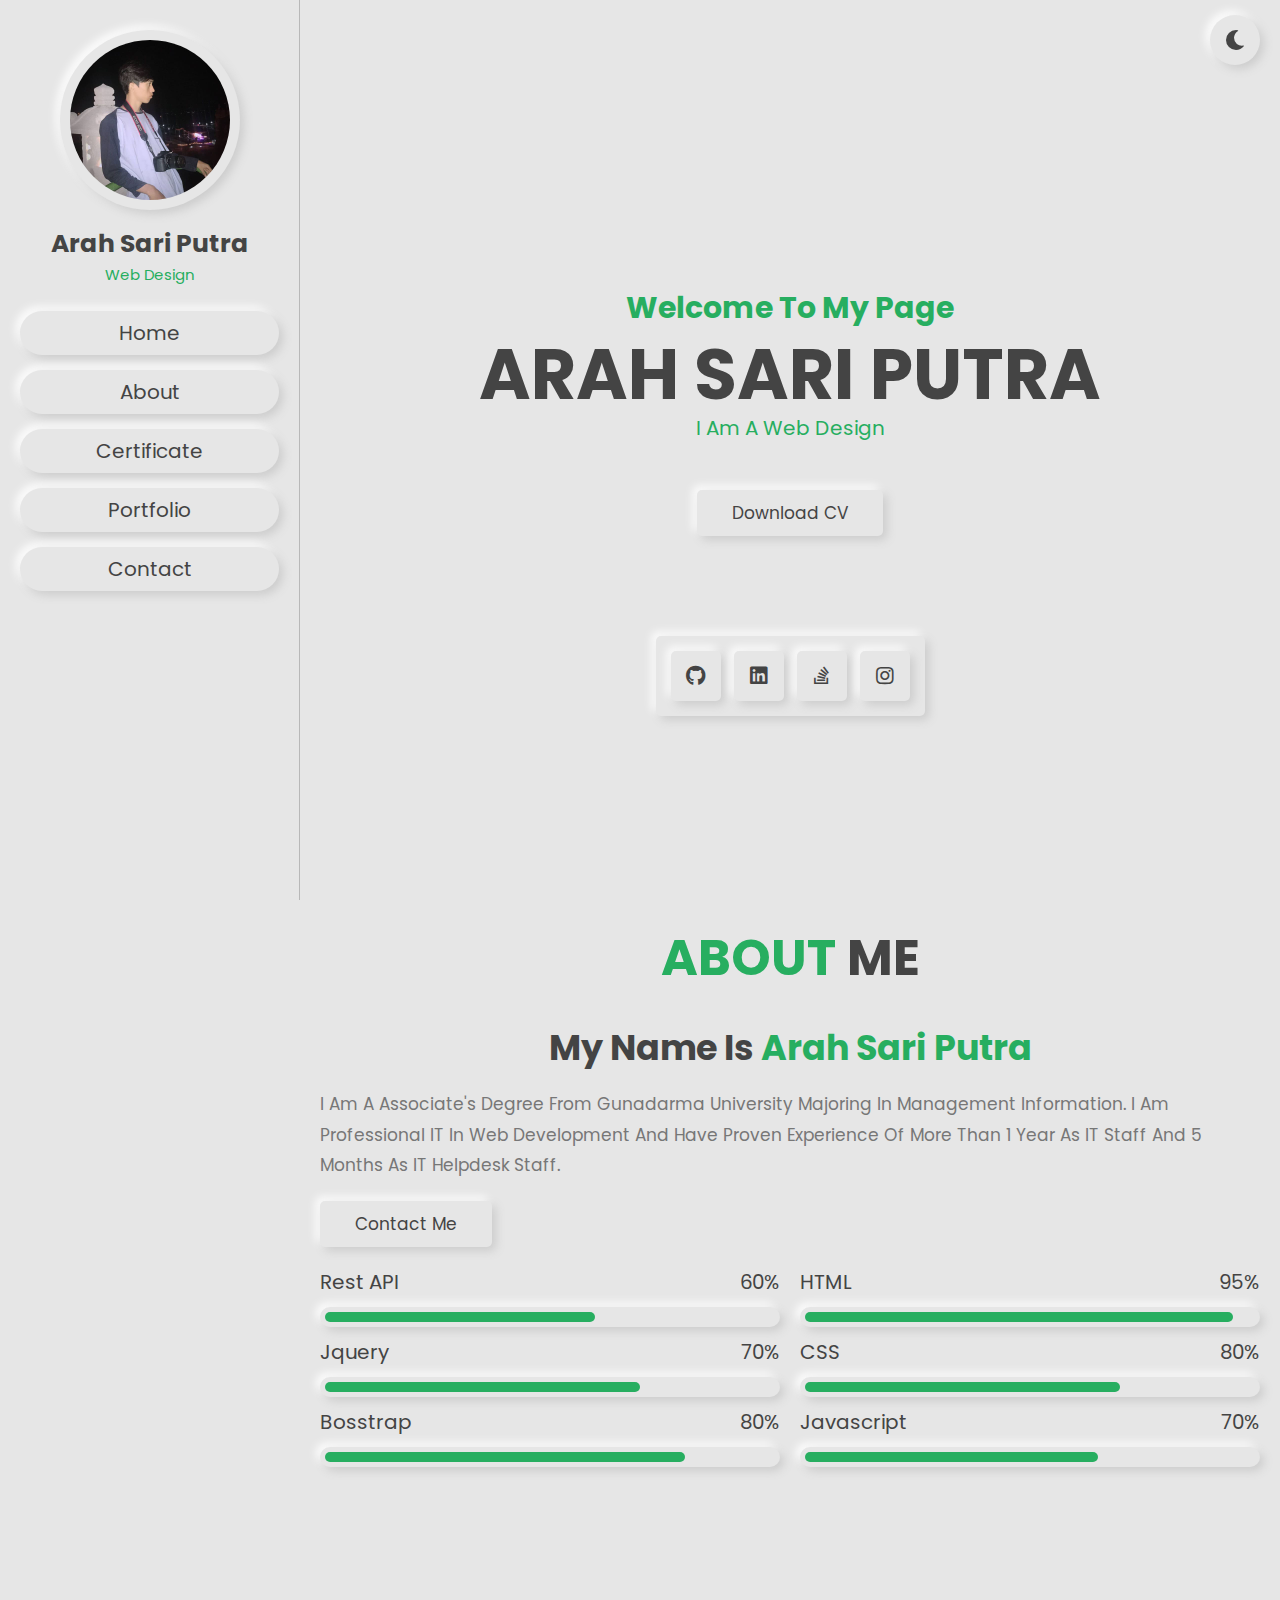
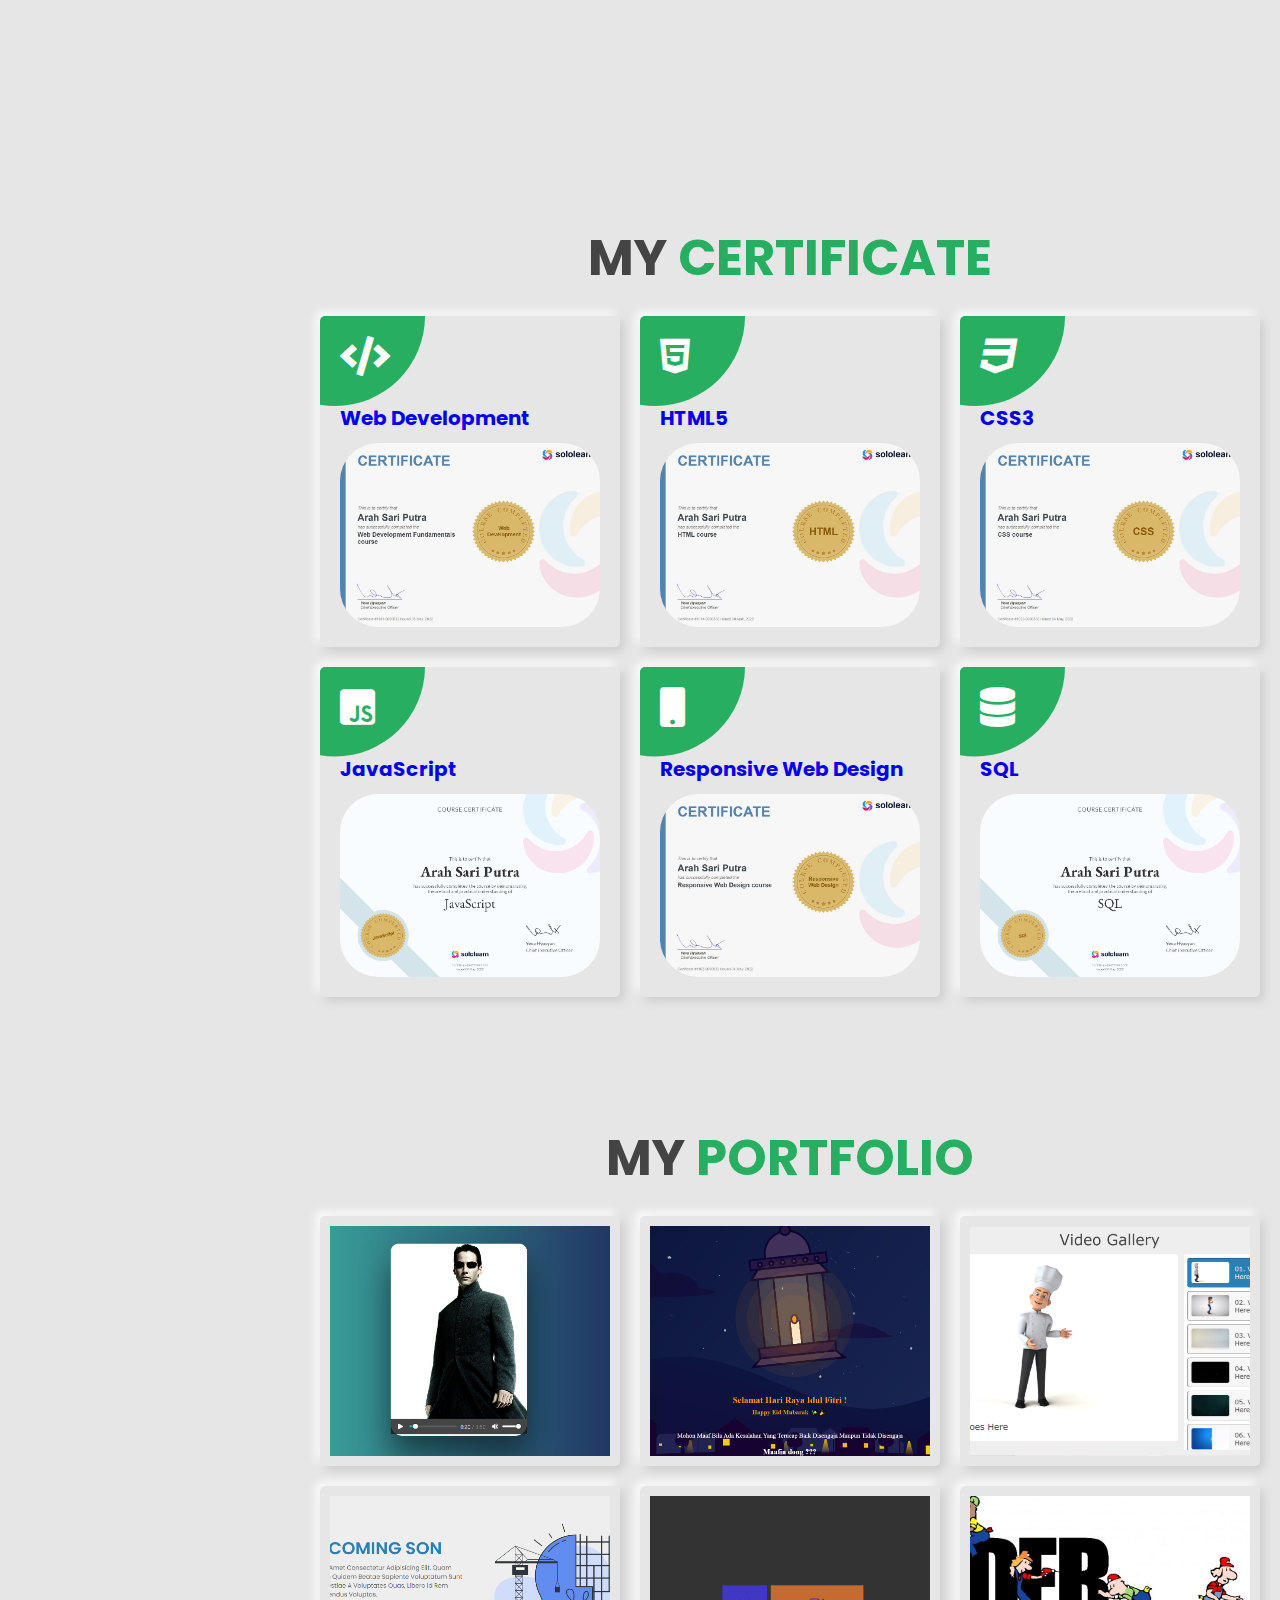
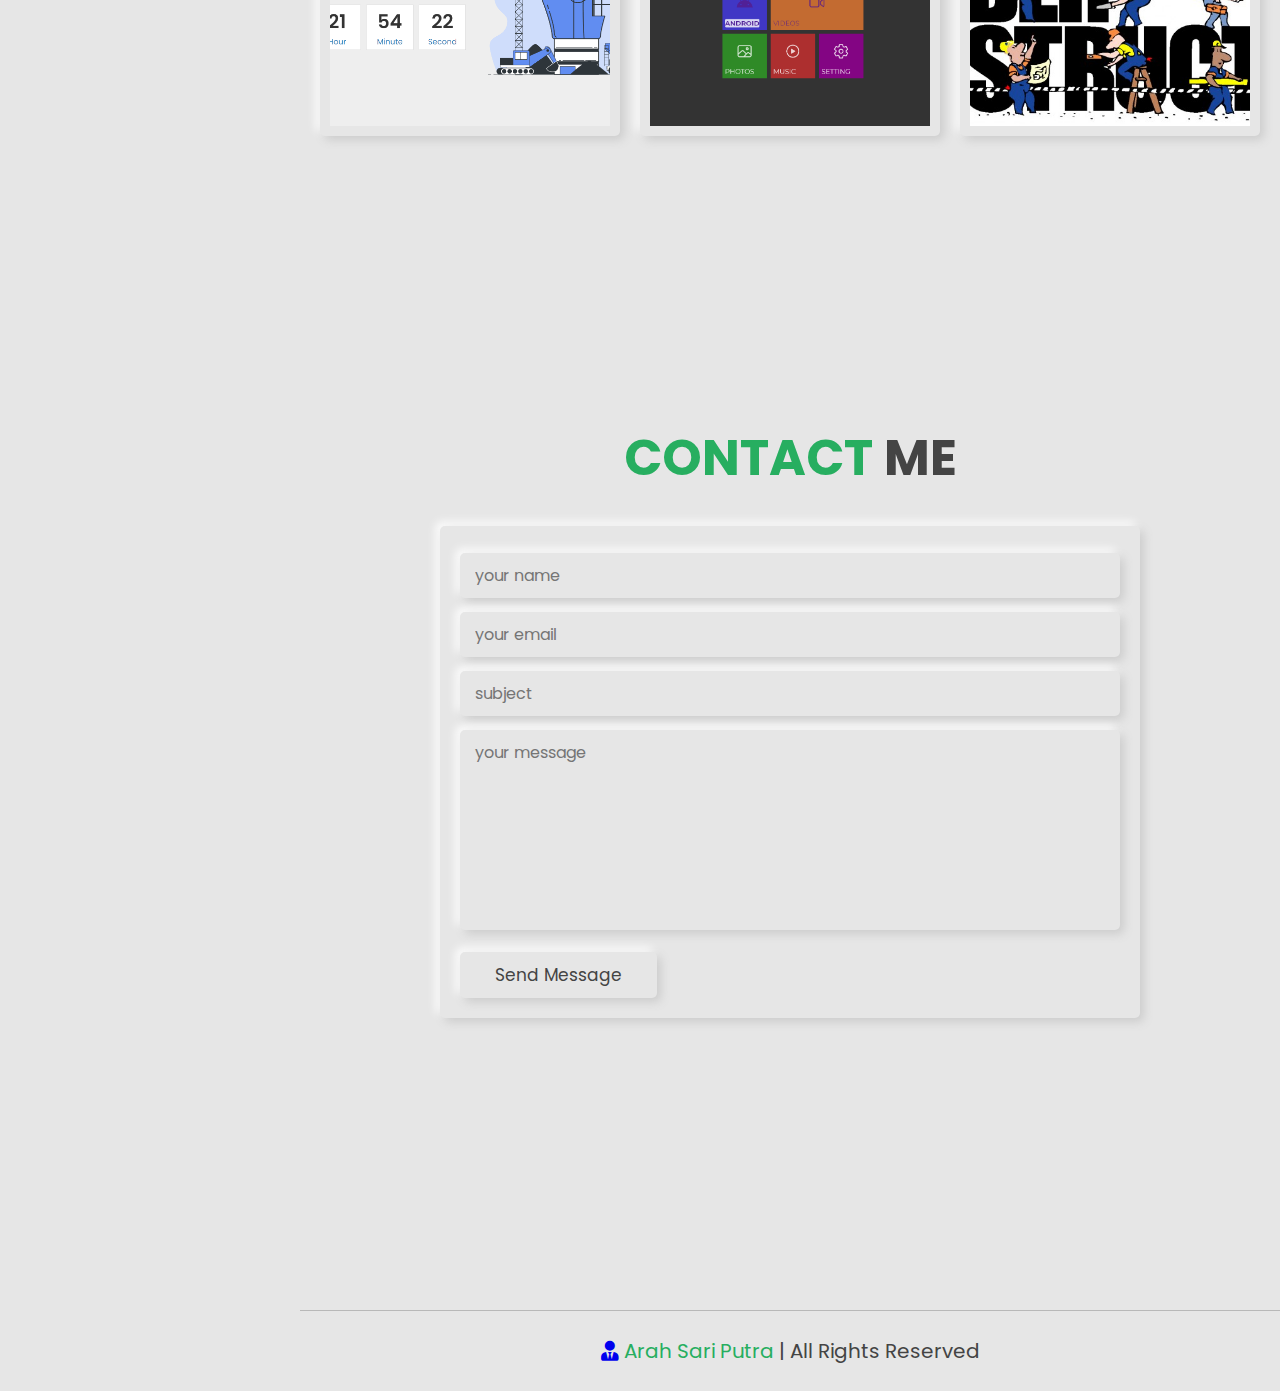
<file: index.html>
<!DOCTYPE html>
<html lang="en">
<head>
    <meta charset="UTF-8">
    <meta http-equiv="X-UA-Compatible" content="IE=edge">
    <meta name="viewport" content="width=device-width, initial-scale=1.0">
    <title>Arah CV</title>
    <link rel="icon" type="image/x-icon" href="image/cartoonn.ico">
    <!-- font awesome cdn link  -->
    <link rel="stylesheet" href="https://cdnjs.cloudflare.com/ajax/libs/font-awesome/5.15.4/css/all.min.css">
    <!-- custom css file link  -->
    <link rel="stylesheet" href="css/style.css">
    <script src="https://smtpjs.com/v3/smtp.js"></script>
</head>
<body>
    
<!-- header section starts  -->

<header class="header">

    <div class="user">
        <img src="image/me.jpeg" alt="">
        <h3>Arah Sari Putra</h3>
        <p>Web Design</p>
    </div>

    <nav class="navbar">
        <a href="#home">home</a>
        <a href="#about">about</a>
        <a href="#services">certificate</a>
        <a href="#portfolio">portfolio</a>
        <a href="#contact">contact</a>
    </nav>

</header>

<!-- header section ends -->

<div id="menu-btn" class="fas fa-bars"></div>

<!-- theme toggler  -->

<div id="theme-toggler" class="fas fa-moon"></div>

<!-- home section starts  -->

<section class="home" id="home">

    <div class="content">
        <p style="font-size: 3rem;"><b>Welcome To My Page</b></p>
        <h3>Arah Sari Putra</h3>
        <p>i am a web Design</p>
        <br><br>
        <a href="file/ArahSP_Front-end-CV.pdf" class="btn" download="">download CV</a>
    </div>

    <div class="share">
        <a href="https://github.com/arahsariputra" class="fab fa-github"></a>
        <a href="https://www.linkedin.com/in/arah-sari-putra-3283421b4/" class="fab fa-linkedin"></a>
        <a href="https://stackoverflow.com/users/19067359/arah-sari-putra" class="fab fa-stack-overflow"></a>
        <a href="https://www.instagram.com/arah_sari/" class="fab fa-instagram"></a>
    </div>

</section>

<!-- home section ends -->

<!-- about section starts  -->

<section class="about" id="about">

    <h1 class="heading"> <span>about</span> me </h1>

    <div class="row">

        
        <div class="content">
            <h3>my name is <span>Arah Sari Putra</span></h3>
            <p>I am a Associate's Degree from Gunadarma University majoring in Management Information. I am professional IT in web development and have proven experience of more than 1 year as IT staff and 5 months as IT helpdesk staff.</p>
            <a href="https://api.whatsapp.com/send?phone=6288212843490" class="btn">contact me</a>
        </div>

    </div>

    <div class="row">

        <div class="progress">
            <h3> Rest API <span>60%</span> </h3>
            <div class="bar bar-1-1"><span></span></div>
            <h3> Jquery <span>70%</span> </h3>
            <div class="bar bar-1-2"><span></span></div>
            <h3> Bosstrap <span>80%</span> </h3>
            <div class="bar bar-1-3"><span></span></div>
        </div>

        <div class="progress">
            <h3> HTML <span>95%</span> </h3>
            <div class="bar bar-2-1"><span></span></div>
            <h3> CSS <span>80%</span> </h3>
            <div class="bar bar-2-2"><span></span></div>
            <h3> javascript <span>70%</span> </h3>
            <div class="bar bar-2-3"><span></span></div>
        </div>

    </div>

</section>

<!-- about section ends -->

<!-- services section starts  -->

<section class="services" id="services">

    <h1 class="heading"> my <span>certificate</span> </h1>

    <div class="box-container">

        <div class="box">
            <a href="image/certificate/Web Development Fundamental.jpg">
                <i class="fas fa-code"></i>
                <h3>web Development</h3>
                <img src="image/certificate/Web Development Fundamental.jpg">
            </a>
        </div>

        <div class="box">
            <a href="image/certificate/HTML.jpg">
                <i class="fab fa-html5"></i>
                <h3>HTML5</h3>
                <img src="image/certificate/HTML.jpg">
                </a>
        </div>

        <div class="box">
            <a href="image/certificate/CSS.jpg">
                <i class="fab fa-css3"></i>
                <h3>CSS3</h3>
                <img src="image/certificate/CSS.jpg">
            </a>
        </div>

        <div class="box">
            <a href="image/certificate/JavaScript.png">
                <i class="fab fa-js-square"></i>
                <h3>JavaScript</h3>
                <img src="image/certificate/JavaScript.png">    
            </a>
        </div>

        <div class="box">
            <a href="image/certificate/Responsive Web Design.jpg">
                <i class="fas fa-mobile"></i>
                <h3>Responsive Web Design</h3>
                <img src="image/certificate/Responsive Web Design.jpg">    
            </a>
        </div>

        <div class="box">
            <a href="image/certificate/SQL.png">
                <i class="fas fa-database"></i>
                <h3>SQL</h3>
                <img src="image/certificate/SQL.png">
            </a>
        </div>

    </div>

</section>

<!-- services section ends -->

<!-- portfolio section starts  -->

<section class="portfolio" id="portfolio">

    <h1 class="heading"> my <span>portfolio</span> </h1>

    <div class="box-container">

        <div class="box">
            <a href="portofolio/porto01/card/">
            <img src="image/portofolio/porto01.png" alt="">
            <div class="content">
                <h3>project 01</h3>
            </div>
        </a>
        </div>

        <div class="box">
            <a href="portofolio/porto02/IdulFitri2022-Main/">
            <img src="image/portofolio/porto02.png" alt="">
            <div class="content">
                <h3>project 02</h3>
            </div>
        </a>
        </div>

        <div class="box">
            <a href="portofolio/porto03/playlist-video/">
            <img src="image/portofolio/porto03.png" alt="">
            <div class="content">
                <h3>project 03</h3>
            </div>
        </a>
        </div>

        <div class="box">
            <a href="portofolio/porto04/jam/">
            <img src="image/portofolio/porto04.png" alt="">
            <div class="content">
                <h3>project 04</h3>
            </div>
        </a>
        </div>

        <div class="box">
            <a href="portofolio/porto05/metro/">
            <img src="image/portofolio/porto05.png" alt="">
            <div class="content">
                <h3>project 05</h3>
            </div>
        </a>
        </div>

        <div class="box">
            <a href="portofolio/porto06/">
            <img src="portofolio/porto06/construktor.jpg" alt="">
            <div class="content">
                <h3>project 06</h3>
            </div>
        </a>
        </div>

    </div>

</section>

<!-- portfolio section ends -->

<!-- contact section starts -->

<section class="contact" id="contact">

    <h1 class="heading"> <span>contact</span> me </h1>

    <form class="contact_form" action="#">
        <input type="text" placeholder="your name" class="name">
        <input type="email" placeholder="your email" class="email">
        <input type="text" placeholder="subject" class="subject">
        <textarea name="msg" class="box" placeholder="your message" id="" cols="30" rows="10"></textarea>
        <input type="submit" value="send message" class="btn">
    </form>

</section>

<!-- contact section ends -->

<div class="credits"> <a href="https://api.whatsapp.com/send?phone=6288212843490"  class="fa fa-user-tie"></a><span>  </span><span> Arah Sari Putra</span> | all rights reserved </div>













<!-- custom js file link  -->
<script src="js/script.js"></script>

<!-- <script>
    let   recipientForm = document.getElementById("contact_form");
    //function to send  the message when click on button send
    function handleSubmit = (e) => {
        e.preventDefault();
        const formData = new formData(recipientForm);
            name = documentSelector('.name'),
            email = documentSelector('.email'),
            subject = documentSelector('.subject'),
            msg = documentSelector('.msg');
        const recipient = Object.fromEntries(formData.entries()).email;

// function send email
Email.send({
    Host : "smtp.gmail.com",
    Username : "arahsari@gmail.com",
    Password : "arahsariputra01021996",
    // SecureToken : "12FEFBEC3AEAA55242FDB24E14899E9AAAC9",
    To : recipient,
    From : email.value,
    Subject : "Contact Form",
    Body : msg.value
}).then(
  message => alert(message)
);

    }

    recipientForm.addEventListener('submit', handleSubmit);
</script> -->
<script>
    let recipientForm = document.getElementById("form");
    const handleSubmit = (e) => {
        e.preventDefault();
        const formData = new FormData(recipientForm);
        const recipient = Object.fromEntries(formData.entries()).email;

        //Send Email
        Email.send({
            Host: "smtp.gmail.com",
            Username: "arahsari@gmail.com", //your email address
            Password: "arahsariputra01021996", //your email password
            To: recipient,
            From: "example@gmail.com",
            Subject: "Here's your Emoji!",
            Body: "❤️"
        }).then(
            message => alert(message)
        );
    }
    recipientForm.addEventListener("submit", handleSubmit);

</script>
</body>
</html>
</file>
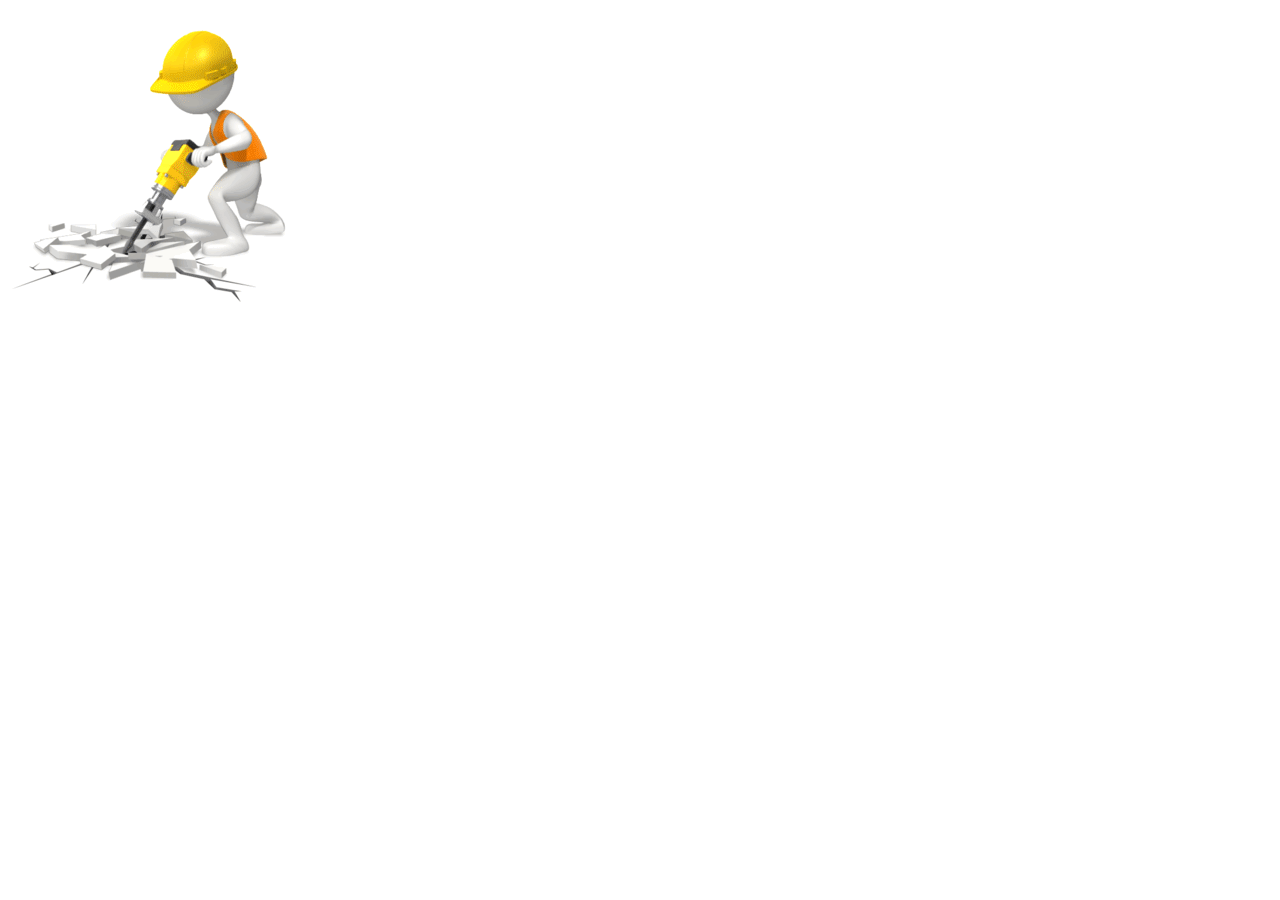
<file: portofolio/porto06/index.html>
<!DOCTYPE html>
<html lang="en">
<head>
    <meta charset="UTF-8">
    <meta http-equiv="X-UA-Compatible" content="IE=edge">
    <meta name="viewport" content="width=device-width, initial-scale=1.0">
    <title>Web Page Construktor</title>
</head>
<body>
    <div class="container">
    <img src="construction.gif">
</div>
</body>
</html>
</file>
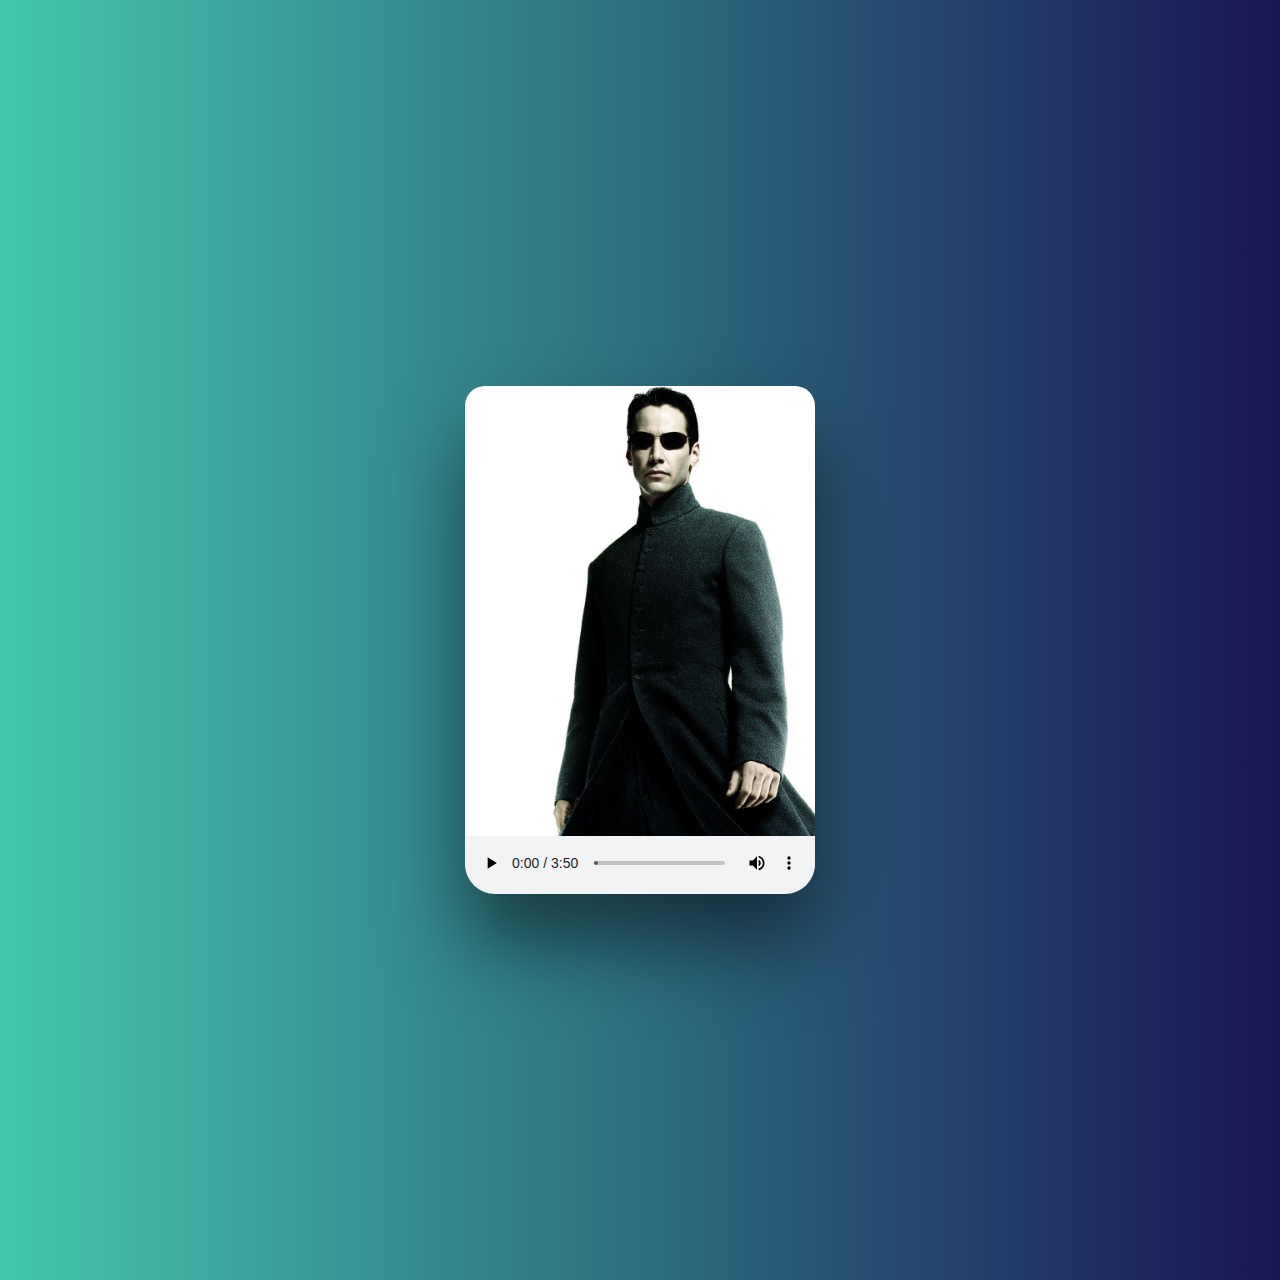
<file: portofolio/porto01/card/index.html>
<!DOCTYPE html>
<html lang="en">
<head>
    <meta charset="UTF-8">
    <meta http-equiv="X-UA-Compatible" content="IE=edge">
    <meta name="viewport" content="width=device-width, initial-scale=1.0">
    <title>MusicS</title>
    <link rel="stylesheet" href="style.css">
</head>
<body>
    <div class="player">
        <div class="imgbox">
            <img src="matrix.jpg" alt="">
        </div>
        <audio src="Warriyo - Mortals (feat. Laura Brehm) [NCS Release].mp3" type="audio/mp3" controls></audio>
    </div>
</body>
</html>
</file>
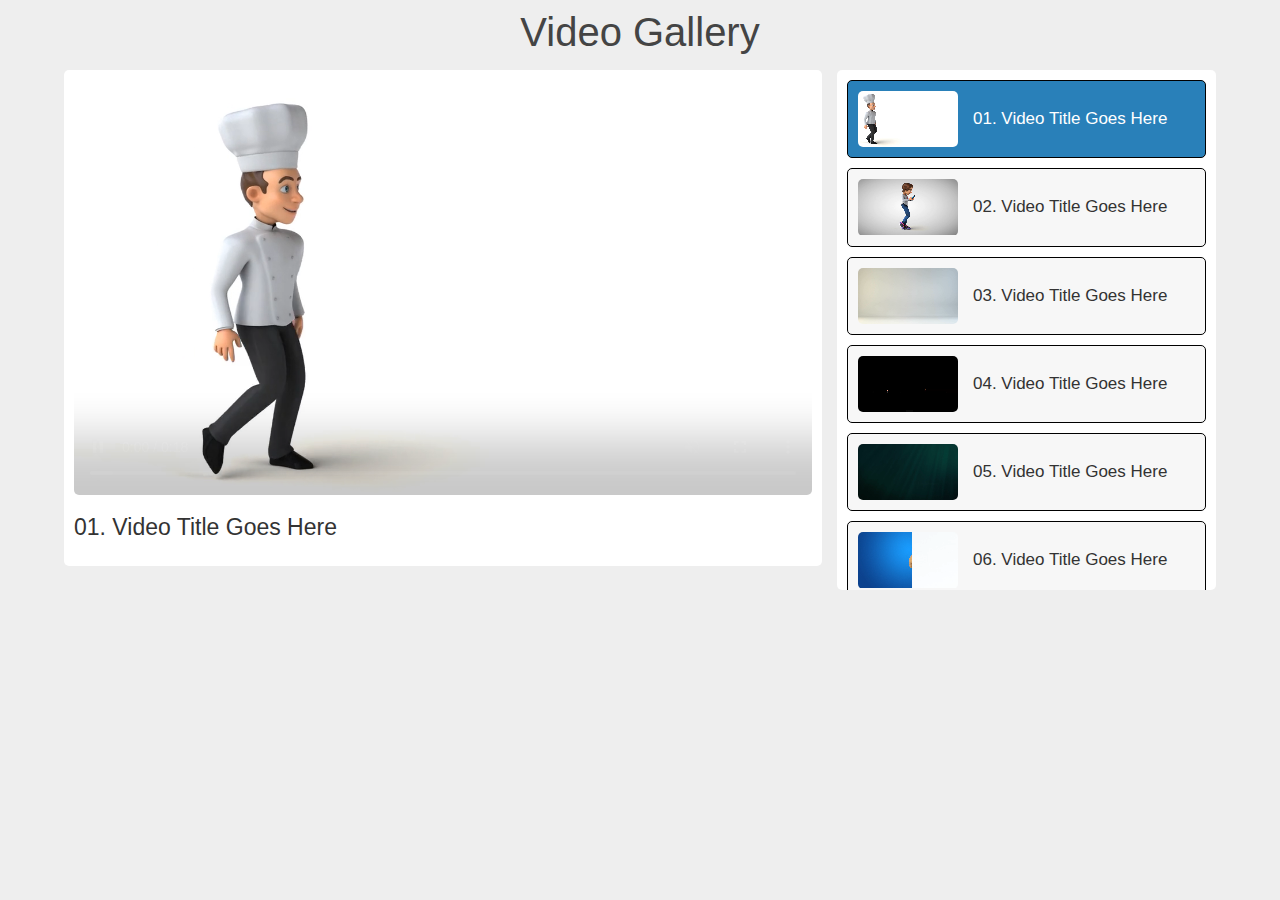
<file: portofolio/porto03/playlist-video/index.html>
<!DOCTYPE html>
<html lang="en">
<head>
    <meta charset="UTF-8">
    <meta http-equiv="X-UA-Compatible" content="IE=edge">
    <meta name="viewport" content="width=device-width, initial-scale=1.0">
    <!-- custom css file link -->
    <link rel="stylesheet" href="css/style.css">
</head>
<body>
    
    <h3 class="heading">video gallery</h3>

<div class="container">

    <div class="main-video">
        <div class="video">
        <video src="images/vid-1.mp4" controls muted autoplay></video>
            <h3 class="title">01. video title goes here</h3>
        </div>
    </div>

    <div class="video-list">
        <div class="vid active">
        <video src="images/vid-1.mp4" muted></video>
            <h3 class="title">01. video title goes here</h3>
        </div>

        <div class="vid">
            <video src="images/vid-2.mp4" muted></video>
            <h3 class="title">02. video title goes here</h3>
        </div>

        <div class="vid">
            <video src="images/vid-3.mp4" muted></video>
            <h3 class="title">03. video title goes here</h3>
        </div>

        <div class="vid">
            <video src="images/vid-4.mp4" muted></video>
            <h3 class="title">04. video title goes here</h3>
        </div>

        <div class="vid">
            <video src="images/vid-5.mp4" muted></video>
            <h3 class="title">05. video title goes here</h3>
        </div>

        <div class="vid">
            <video src="images/vid-6.mp4" muted></video>
            <h3 class="title">06. video title goes here</h3>
        </div>

        <div class="vid">
            <video src="images/vid-7.mp4" muted></video>
            <h3 class="title">07. video title goes here</h3>
        </div>

        <div class="vid">
            <video src="images/vid-8.mp4" muted></video>
            <h3 class="title">08. video title goes here</h3>
        </div>
       </div>         
</div>

<script>

let listVideo = document.querySelectorAll('.video-list .vid');
let mainVideo = document.querySelector('.main-video video');
let title = document.querySelector('.main-video .title');

listVideo.forEach(video =>{
    video.onclick = () =>{
        listVideo.forEach(vid => vid.classList.remove('active'));
        video.classList.add('active');
        if(video.classList.contains('active')){
            let src = video.children[0].getAttribute('src');
            mainVideo.src = src;
            let text = video.children[1].innerHTML;
            title.innerHTML = text;
        };
    };
});

</script>

</body>
</html>
</file>
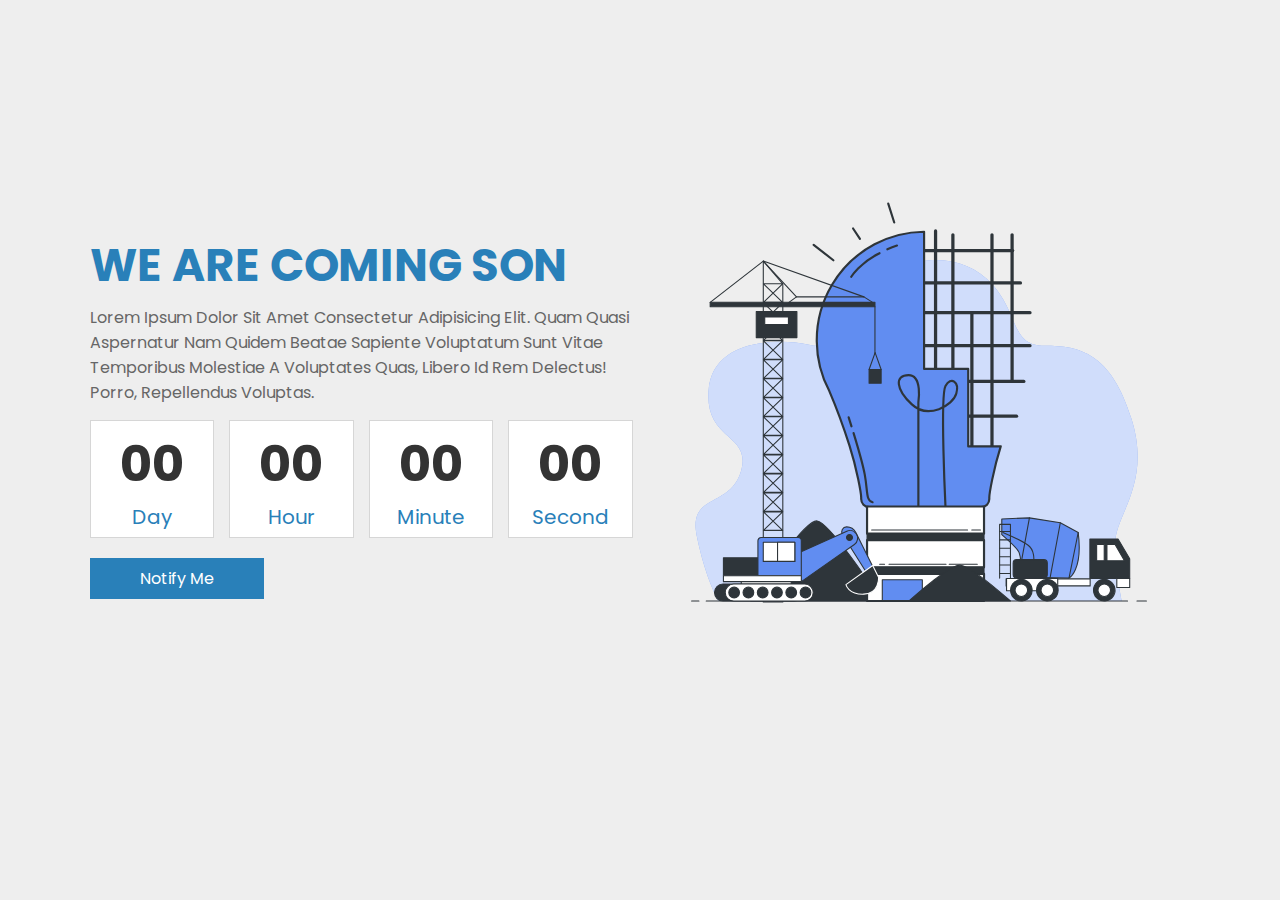
<file: portofolio/porto04/jam/index.html>
<!DOCTYPE html>
<html lang="en">
<head>
    <meta charset="UTF-8">
    <meta http-equiv="X-UA-Compatible" content="IE=edge">
    <meta name="viewport" content="width=device-width, initial-scale=1.0">
    <title>Document</title>
    <link rel="stylesheet" href="style.css">
</head>
<body>

    <div class="container">

        <div class="content">
            <h3 class="title">we are coming son</h3>
            <p>Lorem ipsum dolor sit amet consectetur adipisicing elit. 
            Quam quasi aspernatur nam quidem beatae sapiente voluptatum sunt vitae temporibus
             molestiae a voluptates quas, libero id rem delectus! Porro, repellendus voluptas.</p>
             <div class="count-down">
                 <div class="box">
                     <h3 id="day">00</h3>
                     <span>day</span>
                 </div> 
                 <div class="box">
                    <h3 id="hour">00</h3>
                    <span>hour</span>
                </div>
                <div class="box">
                    <h3 id="minute">00</h3>
                    <span>minute</span>
                </div>
                <div class="box">
                    <h3 id="second">00</h3>
                    <span>second</span>
                </div>
             </div>
             <a href="https://api.whatsapp.com/send?phone=6288212843490" class="btn">notify me</a>
        </div>

        <div class="image">
            <img src="images/img.svg" alt="">
        </div>

    </div>

    <script>

    let countDate = new Date('jun 17, 2022 00:00:00').getTime();

    function countDown(){

        let now = new Date().getTime();
        gap = countDate - now;

        let second = 1000;
        let minute = second * 60;
        let hour = minute * 60;
        let day = hour * 24;

        let d =Math.floor(gap / (day));
        let h =Math.floor((gap % (day)) / (hour));
        let m =Math.floor((gap % (hour)) / (minute));
        let s =Math.floor((gap % (minute)) / (second));

        document.getElementById('day').innerText = d;
        document.getElementById('hour').innerText = h;
        document.getElementById('minute').innerText = m;
        document.getElementById('second').innerText = s;

    }

    setInterval(function(){
        countDown();
    },1000)

    </script>
    
</body>
</html>
</file>
<file: css/style.css>
@import url('https://fonts.googleapis.com/css2?family=Poppins:wght@100;200;300;400;500;600;700&display=swap');

:root{
    --green:#27ae60;
    --black:#444;
    --light-color:#777;
    --bg-color:#e6e6e6;
    --border:.1rem solid rgba(0,0,0,.2);
    --box-shadow:.4rem .4rem 1rem #ccc,
                -.4rem -.4rem 1rem #fff;
    --box-shadow-inset:.4rem .4rem 1rem #ccc inset,
                      -.4rem -.4rem 1rem #fff inset;
}

*{
    font-family: 'Poppins', sans-serif;
    margin:0; padding:0;
    box-sizing: border-box;
    outline: none; border:none;
    text-decoration: none;
    text-transform: capitalize;
    transition: .2s linear;
}

html{
    font-size: 62.5%;
    overflow-x: hidden;
    scroll-behavior: smooth;
}

body{
    background: var(--bg-color);
    padding-left: 30rem;
}

body.active{
    --black:#fff;
    --light-color:#ddd;
    --bg-color:#222;
    --border:.1rem solid rgba(0,0,0,.4);
    --box-shadow:.4rem .4rem 1rem #111,
                -.4rem -.4rem 1rem #333;
    --box-shadow-inset:.4rem .4rem 1rem #111 inset,
                      -.4rem -.4rem 1rem #333 inset;
}

section{
    min-height: 100vh;
    padding:2rem;
}

.btn{
    margin-top: 1rem;
    display: inline-block;
    padding:1rem 3.5rem;
    border-radius: .5rem;
    font-size: 1.7rem;
    cursor: pointer;
    background: none;
    color:var(--black);
    box-shadow: var(--box-shadow);
}

.btn:hover{
    box-shadow: var(--box-shadow-inset);
    color:var(--green);
}

.heading{
    text-align: center;
    font-size: 5rem;
    color:var(--black);
    text-transform: uppercase;
    padding-bottom: 2rem;
}

.heading span{
    color:var(--green);
    text-transform: uppercase;
}

.header{
    position: fixed;
    top:0; left: 0;
    z-index: 999;
    background: var(--bg-color);
    width: 30rem;
    border-right: var(--border);
    height: 100%;
    padding:2rem;
    text-align: center;
}

.header .user img{
    margin:1rem 0;
    border:1rem solid transparent;
    border-radius: 50%;
    height: 18rem;
    width: 18rem;
    box-shadow: var(--box-shadow);
}

.header .user h3{
    color:var(--black);
    font-size: 2.5rem;
}

.header .user p{
    color:var(--green);
    font-size: 1.5rem;
}

.header .navbar{
    padding-top: 1rem;
}

.header .navbar a{
    display: block;
    margin:1.5rem 0;
    padding:.7rem;
    border-radius: 5rem;
    font-size: 2rem;
    box-shadow: var(--box-shadow);
    color:var(--black);
}

.header .navbar a:hover{
    box-shadow: var(--box-shadow-inset);
    color: var(--green);
}

#menu-btn{
    position: fixed;
    top:1.5rem; left: 2rem;
    z-index: 1000;
    height: 5rem;
    width: 5rem;
    line-height: 5rem;
    border-radius: 50%;
    font-size: 2rem;
    cursor: pointer;
    box-shadow: var(--box-shadow);
    text-align: center;
    color:var(--black);
    background: var(--bg-color);
    display: none;
}

#menu-btn:hover{
    color:var(--green);
    box-shadow: var(--box-shadow-inset);
}

#theme-toggler{
    position: fixed;
    top:1.5rem; right: 2rem;
    z-index: 1000;
    height: 5rem;
    width: 5rem;
    line-height: 5rem;
    border-radius: 50%;
    font-size: 2rem;
    cursor: pointer;
    box-shadow: var(--box-shadow);
    text-align: center;
    color:var(--black);
    background: var(--bg-color);
}

#theme-toggler:hover{
    color:var(--green);
    box-shadow: var(--box-shadow-inset);
}

.home{
    display: flex;
    flex-flow: column;
    align-items: center;
    justify-content: center;
    text-align: center;
}

.home .content h3{
    font-size: 7rem;
    color:var(--black);
    line-height: 1.1;
    text-transform: uppercase;
}

.home .content p{
    font-size: 2rem;
    color:var(--green);
    padding-bottom: .5rem;
}

.home .share{
    position: relative;
    top: 10rem;
    border-radius: .5rem;
    box-shadow: var(--box-shadow);
    padding:1rem;
}

.home .share a{
    height: 5rem;
    width: 5rem;
    line-height: 5rem;
    box-shadow: var(--box-shadow);
    margin:.5rem;
    font-size: 2rem;
    color:var(--black);
    border-radius: .5rem;
}

.home .share a:hover{
    box-shadow: var(--box-shadow-inset);
    color:var(--green);
}

.about .row{
    display: flex;
    align-items: center;
    flex-wrap: wrap-reverse;
    gap:2rem;
}

.about .row .box-container{
    flex:1 1 40rem;
    display: flex;
    gap:1.5rem;
    flex-wrap: wrap;
}

.about .row .box-container .box{
    flex:1 1 18rem;
    text-align: center;
    padding:2rem;
    border-radius: .5rem;
    box-shadow: var(--box-shadow);
}

/* .about .row .box-container .box img{
    height: 110px;
    font-weight: 110px ;
    border-radius: 30px;
} */

.about .row .box-container .box h3{
    font-size: 5rem;
    color:var(--black);
    line-height: 1.1;
}

.about .row .box-container .box p{
    font-size: 1.7rem;
    color:var(--light-color);
    padding:.5rem 0;
}

.about .row .content{
    flex:1 1 40rem;
}

.about .row .content h3{
    font-size: 3.5rem;
    color:var(--black);
    line-height: 1.8;
    text-align: center;
}

.about .row .content h3 span{
    color:var(--green);
}

.about .row .content p{
    font-size: 1.7rem;
    color:var(--light-color);
    line-height: 1.8;
    padding:1rem 0;
}

.about .row:nth-child(3){
    padding-top: 2rem;
}

.about .row .progress{
    flex:1 1 40rem;
}

.about .row .progress h3{
    color:var(--black);
    font-weight: normal;
    font-size: 2rem;
    display: flex;
    align-items: center;
    justify-content: space-between;
}

.about .row .progress .bar{
    box-shadow: var(--box-shadow);
    border-radius: 5rem;
    height:2rem;
    padding:.5rem;
    margin:1rem 0;
}

.about .row .progress .bar span{
    display: block;
    height: 100%;
    background: var(--green);
    border-radius: 5rem;
}

.about .row .progress .bar-1-1 span{
    width: 60%;
}

.about .row .progress .bar-1-2 span{
    width: 70%;
}

.about .row .progress .bar-1-3 span{
    width: 80%;
}

.about .row .progress .bar-2-1 span{
    width: 95%;
}

.about .row .progress .bar-2-2 span{
    width: 70%;
}

.about .row .progress .bar-2-3 span{
    width: 65%;
}

.services .box-container{
    display: grid;
    grid-template-columns: repeat(auto-fit, minmax(27rem, 1fr));
    gap:2rem;
}

.services .box-container .box{
    padding:2rem;
    border-radius: .5rem;
    box-shadow: var(--box-shadow);
    position: relative;
    z-index: 0;
    overflow:hidden;
}

.services .box-container .box i{
    font-size:4rem;
    padding-bottom: 27px;
    color:#fff;
}

.services .box-container .box h3{
    font-size:2rem;
    padding-bottom: 1rem;
    color:var(--box-shadow-inset);
}

/* .services .box-container .box p{
    font-size:1.4rem;
    line-height: 1.8;
    color:var(--light-color);
} */

.services .box-container .box img{
    max-width: 100%; 
    display:block; 
    height: auto;
    border-radius: 38px;
}

.services .box-container .box::before{
    content: '';
    position: absolute;
    top:0; left: 0;
    height: 100%;
    width: 100%;
    background: var(--green);
    z-index: -1;
    clip-path: circle(9rem at 5% 0%);
    transition: .3s linear;
}

.services .box-container .box:hover::before{    
    clip-path: circle(100%);
}

.services .box-container .box:hover > *{
    color:#fff;
}

.portfolio .box-container{
    display: grid;
    grid-template-columns: repeat(auto-fit, minmax(27rem, 1fr));
    gap:2rem;
}

.portfolio .box-container .box{
    height: 25rem;
    border-radius: .5rem;
    overflow:hidden;
    box-shadow: var(--box-shadow);
    position: relative;
    border:1rem solid transparent;
}

.portfolio .box-container .box img{
    height: 100%;
    width: 100%;
    object-fit: cover;
}

.portfolio .box-container .box .content{
    position: absolute;
    top:0; left: 0;
    height: 100%;
    width: 100%;
    background: var(--bg-color);
    display: grid;
    place-items: center;
    transform: scale(0);
}

.portfolio .box-container .box:hover .content{
    transform: scale(1);
}

.portfolio .box-container .box .content h3{
    font-size: 2.5rem;
    color:var(--black);
    text-transform: uppercase;
    transform: translateY(-5rem);
    opacity: 0;
    transition-delay: .3s;
}

.portfolio .box-container .box:hover .content h3{
    transform: translateY(0rem);
    opacity: 1;
}

.contact form{
    margin:1rem auto;
    max-width: 70rem;
    border-radius: .5rem;
    box-shadow: var(--box-shadow);
    padding:2rem;
}

.contact form .box{
    padding:1rem 1.5rem;
    width:100%;
    background: none;
    color:var(--black);
    font-size: 1.6rem;
    text-transform: none;
    margin:.7rem 0;
    box-shadow: var(--box-shadow);
    border-radius: .5rem;
}

.contact form .name{
    padding:1rem 1.5rem;
    width:100%;
    background: none;
    color:var(--black);
    font-size: 1.6rem;
    text-transform: none;
    margin:.7rem 0;
    box-shadow: var(--box-shadow);
    border-radius: .5rem;
}

.contact form .email{
    padding:1rem 1.5rem;
    width:100%;
    background: none;
    color:var(--black);
    font-size: 1.6rem;
    text-transform: none;
    margin:.7rem 0;
    box-shadow: var(--box-shadow);
    border-radius: .5rem;
}

.contact form .subject{
    padding:1rem 1.5rem;
    width:100%;
    background: none;
    color:var(--black);
    font-size: 1.6rem;
    text-transform: none;
    margin:.7rem 0;
    box-shadow: var(--box-shadow);
    border-radius: .5rem;
}

.contact form textarea{
    height: 20rem;
    resize: none;
}

.contact form .box:focus{
    box-shadow: var(--box-shadow-inset);
}

.credits{
    font-size: 2rem;
    text-align: center;
    padding:2.5rem 1rem;
    margin-top: 1rem;
    border-top: var(--border);
    color:var(--black);
}

.credits span{
    color: var(--green);
}
















/* media queries  */

@media (max-width:991px){

    html{
        font-size: 55%;
    }

    body{
        padding-left: 0;
    }

    .header{
        left:-110%;
    }

    .header.active{
        left:0%;
        transition: .4s linear;
    }

    #menu-btn{
        display: initial;
    }

}

@media (max-width:450px){

    html{
        font-size: 50%;
    }

    .header{
        width:100%;
        border-right: 0;
    }

}
</file>
<file: portofolio/porto01/card/style.css>
*{
    margin: 0;
    padding: 0;
    box-sizing: border-box;
}
body{
    display: flex;
    justify-content: center;
    align-items: center;
    min-height: 100vw;
    background: linear-gradient(to right, #43c6ac, #191654);
}

.player{
    position: absolute;
    width: 350px;
    background: #f1f3f4;
    border-radius: 30px;
    box-shadow: 0 50px 80px rgba(0, 0, 0, 0.5);
}

.player .imgbox{
    position: relative;
    width: 100%;
    height: 450px;
}

.player .imgbox img{
    position: absolute;
    top: 0;
    left: 0;
    width: 100%;
    height: 100%;
    object-fit: cover;
    border-top-left-radius: 20px;
    border-top-right-radius: 20px;
}

.player audio{
    width: 100%;
    outline: none;
}
</file>
<file: portofolio/porto03/playlist-video/css/style.css>
*{
    margin: 0;
    padding: 0;
    box-sizing: border-box;
    text-transform: capitalize;
    font-family: Verdana, Geneva, Tahoma, sans-serif;
    font-weight: normal;
}

body{
    background: #eee;
}

.heading{
    color: #444;
    font-size: 40px;
    text-align: center;
    padding: 10px;
}

.container{
    display: grid;
    grid-template-columns: 2fr 1fr;
    gap: 15px;
    align-items: flex-start;
    padding: 5px 5%;
}

.container .main-video{
    background: #fff;
    border-radius: 5px;
    padding: 10px;
}

.container .main-video video{
    width: 100%;
    border-radius: 5px;
}

.container .main-video .title{
    color: #333;
    font-size: 23px;
    padding-top: 15px;
    padding-bottom: 15px;
}

.container .video-list{
    background: #fff;
    border-radius: 5px;
    height: 520px;
    overflow-y: scroll;
}

.container .video-list::-webkit-scrollbar{
    width: 7px;
}

.container .video-list::-webkit-scrollbar-track{
    background: #ccc;
    border-radius: 50px;
}

.container .video-list::-webkit-scrollbar-thumb{
    background: #666;
    border-radius: 50px;
}

.container .video-list .vid video{
    width: 100px;
    border-radius: 5px;
}

.container .video-list .vid{
    display: flex;
    align-items: center;
    gap: 15px;
    background: #f7f7f7;
    border-radius: 5px;
    margin: 10px;
    padding: 10px;
    border: 1px solid rgba(0,0,0.1);
    cursor: pointer;
}

.container .video-list .vid.active{
    background: #2980b9;
}

.container .video-list .vid.active .title{
    color: #fff;
}

.container .video-list .vid .title{
    color: #333;
    font-size: 17px;
}


@media (max-width:991px){

    .container{
        grid-template-columns: 1.5fr 1fr;
        padding: 10px;
    }
}

@media (max-width:768px){

    .container{
        grid-template-columns: 1fr;
    }
}
</file>
<file: portofolio/porto04/jam/style.css>
@import url('https://fonts.googleapis.com/css2?family=Nunito:wght@200;300;400;600;700&family=Poppins:wght@100;200;300;400;500;600&display=swap');

*{
    font-family: 'Nunito', sans-serif;
font-family: 'Poppins', sans-serif;
margin: 0;
padding: 0;
box-sizing: border-box;
outline: none;
border: none;
text-decoration: none;
text-transform: capitalize;
}

.container{
    display: flex;
    align-items: center;
    flex-wrap: wrap;
    padding: 20px 7%;
    background: #eee;
    min-height: 100vh;
    gap: 15px;
    padding-bottom: 80px;
}

.container .content{
    flex: 1 1 400px;
}

.container .image{
    flex: 1 1 400px;
}

.container .image img{
    width: 100%;
}

.container .content .title{
    font-size: 45px;
    text-transform: uppercase;
    color: #2980b9;
}

.container .content p{
    color: #666;
    padding: 5px 0;
}

.container .content .count-down{
    display: flex;
    gap: 15px;
    padding: 10px 0;
}

.container .content .count-down .box{
    padding: 5px;
    background: #fff;
    border: 1px solid #3333;
    text-align: center;
    flex: 1 1 20px;
}

.container .content .count-down .box h3{
    font-size: 50px;
    color: #333;
}


.container .content .count-down .box span{
    color: #2980b9;
    font-size: 20px;
}

.container .content .btn{
    display: inline-block;
    padding: 8px 50px;
    margin: 10px 0;
    background: #2980b9;
    color: #fff;
    transition: .2s ease-out;
}

.container .content .btn:hover{
    letter-spacing: 2px;
}








@media (max-width:500px){

    .container{
        padding: 20px;
    }

    .container .content{
        text-align: center;
        }

    .container .content .title{
        font-size: 35px;
    }

    .container .content p{
        font-size: 14px;
    }

    .container .content .count-down{
        gap: 5px;
    }

    .container .content .count-down .box h3{
        font-size: 30px;
    }

    .container .content .count-down .box span{
        font-size: 15px;
    }
}
</file>
